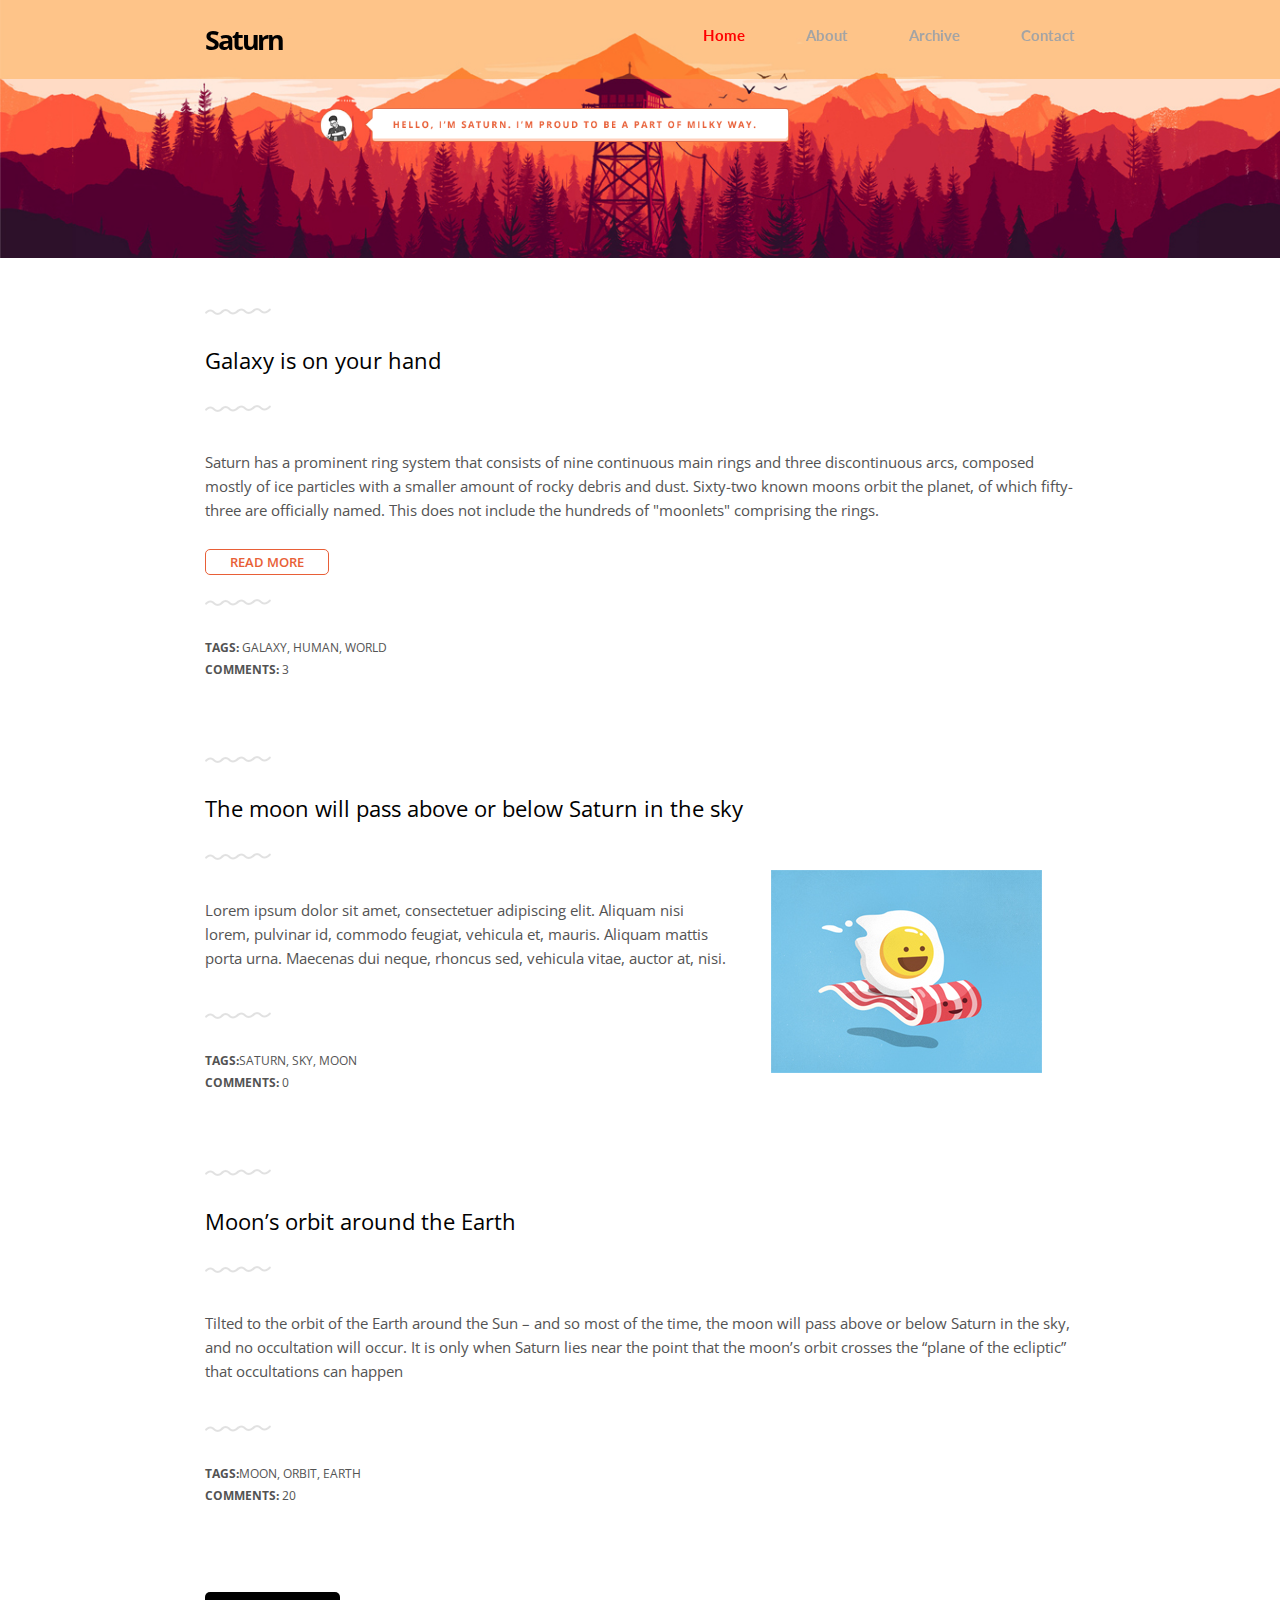
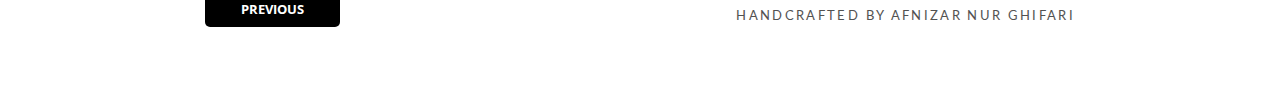
<file: index.html>
<!DOCTYPE html>
<html lang="en">
<head>
	<meta charset="UTF-8">
	<meta name="viewport" content="width=device-width, initial-scale=1.0">
	<link rel="stylesheet" type="text/css" href="css/style.css">
	<link rel="preconnect" href="https://fonts.gstatic.com">
	<link href="https://fonts.googleapis.com/css2?family=Lato:wght@400;700&family=Open+Sans:wght@400;700&display=swap" rel="stylesheet">
	<title>Education</title>
</head>
<body>
	<header>
		<div class="container">
			<div class="header__nav">
				<div class="header__logo">
					Saturn
				</div>	
				<ul class="header__menu">
					<li class="header__menu-list ">
						<a class="header__link active" href="error.html">Home</a>
					</li>
                    <li class="header__menu-list ">
						<a class="header__link" href="error.html">About</a>
					</li>
					<li class="header__menu-list ">
						<a class="header__link" href="error.html">Archive</a>
					</li>
					<li class="header__menu-list ">
						<a class="header__link" href="error.html">Contact</a>
					</li>

				</ul>

				<div class="header__mobile-menu">
					<input type="checkbox" name="toggle" id="menu" class="toggleMenu">
					<label for="menu" class="toggleMenu">
						<img src="images/rtyuikol.png" class="header__mobile-img">
					</label>
					<ul class="header__mobile-list">
						<li class="header__menu-mob ">
							<a class="header__link-mob active" href="error.html">Home</a>
						</li>
                    	<li class="header__menu-mob ">
							<a class="header__link-mob" href="error.html">About</a>
						</li>
						<li class="header__menu-mob ">
							<a class="header__link-mob" href="error.html">Archive</a>
						</li>
						<li class="header__menu-mob ">
							<a class="header__link-mob" href="error.html">Contact</a>
						</li>
					
					</ul>
				</div>
			</div>
		</div>
	</header>

	<section class="section__picture">
		<div class="picture">
			<div class="picture__background">
				<img class="picture__image" src="images/head-bg.jpg">
			</div>
			<div class="picture__greeting">
				<img class="picture__img" src="images/Item.png">
			</div>
		</div>
		
	</section>

	<section class="section__info">
		<div class="container">
			<div class="info">
				<div class="info__wave">
					<img class="info__wave-image" src="images/Separator.png">
				</div>
				<div class="info__title">
				Galaxy is on your hand
				</div>
				<div class="info__wave">
					<img class="info__wave-image" src="images/Separator.png">
				</div>
				<div class="info__text">Saturn has a prominent ring system that consists of nine continuous main rings and three discontinuous arcs, composed mostly of ice particles with a smaller amount of rocky debris and dust. Sixty-two known moons orbit the planet, of which fifty-three are officially named. This does not include the hundreds of "moonlets" comprising the rings.
				</div>
				<div class="info__button">				
						<a class="info__link" href="error.html">
							<button class="info__btn">READ MORE</button>
						</a>
					</div>
				<div class="info__wave">
					<img class="info__wave-image" src="images/Separator.png">
				</div>
				<div class="info__bottom">
					<div class="info__footer">
						<span class="info__bold">TAGS:</span> GALAXY, HUMAN, WORLD
					</div>
					<div class="info__footer">
						<span class="info__bold">COMMENTS:</span> 3
					</div>
				</div>
			</div>
		</div>
		
	</section>

	<section class="section__info">
		<div class="container">
			<div class="info">
				<div class="info__wave">
					<img class="info__wave-image" src="images/Separator.png">
				</div>
				<div class="info__title">
				The moon will pass above or below Saturn in the sky
				</div>
				<div class="info__wave">
					<img class="info__wave-image" src="images/Separator.png">
				</div>
				<div class="info__item">
					<div class="info__item-text">
						<div class="info__text">Lorem ipsum dolor sit amet, consectetuer adipiscing elit. Aliquam nisi lorem, pulvinar id, commodo feugiat, vehicula et, mauris. Aliquam mattis porta urna. Maecenas dui neque, rhoncus sed, vehicula vitae, auctor at, nisi.
						</div>
						<div class="info__wave info__wave--second ">
							<img class="info__wave-image " src="images/Separator.png">
						</div>
						<div class="info__bottom">
							<div class="info__footer">
								<span class="info__bold">TAGS:</span>SATURN, SKY, MOON
							</div>
							<div class="info__footer">
								<span class="info__bold">COMMENTS:</span> 0
							</div>
						</div>
					</div>	

					<div class="info__item-image">
						<img class="info__item-img" src="images/post-img.jpg">
					</div>
					
				</div>
			</div>
		</div>
		
	</section>

	<section class="section__info">
		<div class="container">
			<div class="info">
				<div class="info__wave">
					<img class="info__wave-image" src="images/Separator.png">
				</div>
				<div class="info__title">
				Moon’s orbit around the Earth 
				</div>
				<div class="info__wave">
					<img class="info__wave-image" src="images/Separator.png">
				</div>
				<div class="info__text">Tilted to the orbit of the Earth around the Sun – and so most of the time, the moon will pass above or below Saturn in the sky, and no occultation will occur. It is only when Saturn lies near the point that the moon’s orbit crosses the “plane of the ecliptic” that occultations can happen
				</div>
			
				<div class="info__wave info__wave--second">
					<img class="info__wave-image" src="images/Separator.png">
				</div>
				<div class="info__bottom">
					<div class="info__footer">
						<span class="info__bold">TAGS:</span>MOON, ORBIT, EARTH
					</div>
					<div class="info__footer">
						<span class="info__bold">COMMENTS:</span> 20
					</div>
				</div>
			</div>
		</div>
		
	</section>

</body>

<footer>
	<div class="container">		
			<div class="footer__item">
				<div class="footer__item-button">		
						<a class="footer__link" href="error.html">
							<button class="footer__btn">PREVIOUS
							</button>	
						</a>						 
					</button>
				</div>
				<div class="footer__item-text">
					handcrafted by afnizar nur ghifari
				</div>
			</div>
		</div>
</footer>
</html>
</file>
<file: css/style.css>
/*обнуление*/
* {
  padding: 0;
  margin: 0;
  border: 0;
}


*,
*:before,
*:after {
  -webkit-box-sizing: border-box;
  -moz-box-sizing: border-box;
  box-sizing: border-box;
}


:focus,
:active {
  outline: none;
}
a:focus,
a:active {
  outline: none;
}


nav,
footer,
header,
aside {
  display: block;
}


html,
body {
  height: 100%;
  width: 100%;
  font-size: 100%;
  line-height: 1;
  font-size: 14px;
  -ms-text-size-adjust: 100%;
  -moz-text-size-adjust: 100%;
  -webkit-text-size-adjust: 100%;
}


input,
button,
textarea {
  font-family: inherit;
}


input::-ms-clear {
  display: none;
}
button {
  cursor: pointer;
}
button::-moz-focus-inner {
  padding: 0;
  border: 0;
}
a,
a:visited {
  text-decoration: none;
}
a:hover {
  text-decoration: none;
}
ul li {
  list-style: none;
}
img {
  vertical-align: top;
}
h1,
h2,
h3,
h4,
h5,
h6 {
  font-size: inherit;
  font-weight: 400;
}

/*подключение шрифтов*/

@font-face {
  font-family: 'FontAwesome';
  src: url('../fonts/fontawesome-webfont.eot');
  src: local('☺'), url('../fonts/fontawesome-webfont.woff') format('woff'), url('../fonts/fontawesome-webfont.ttf') format('truetype'), url('../fonts/fontawesome-webfont.svg') format('svg');
  font-weight: normal;
  font-style: normal;
}

@font-face {
  font-family: 'Lato Semibold';
  src: url('../fonts/Lato-Semibold.eot');
  src: local('☺'), url('../fonts/Lato-Semibold.woff') format('woff'), url('../fonts/Lato-Semibold.ttf') format('truetype'), url('../fonts/Lato-Semibold.svg') format('svg');
  font-weight: normal;
  font-style: normal;
}

@font-face {
  font-family: 'MyriadPro';
  src: url('../fonts/MyriadPro-Regular.eot');
  src: local('☺'), url('../fonts/MyriadPro-Regular.woff') format('woff'), url('../fonts/MyriadPro-Regular.ttf') format('truetype'), url('../fonts/MyriadPro-Regular.svg') format('svg');
  font-weight: normal;
  font-style: normal;
}


/*body*/

body {
  color: #8c8c8c;
  font-family: "Open Sans",sans-serif;
  font-size: 17px;
}

.container {
  max-width: 900px;
  width: 100%;
  margin: 0 auto;
  padding: 0 15px;
}

/*header*/

header {
  position: fixed;
  z-index: 1;
  background: rgb(252, 143, 0, 0.3);
  width: 100%;
}

.header__nav {
  display: flex;
  justify-content: space-between;
  padding: 3% 0px;



}

.header__menu {
  display: flex;
  justify-content: space-between;
  max-width: 372px;
  width: 100%;

}

.header__mobile-menu {
  display: none;
}

.header__mobile-menu [type="checkbox"]{
  display: none;
}

.header__logo {
  color: #000000;
  font-size: 27px;
  font-weight: 700;
  text-align: left;
  letter-spacing: -2.16px;
}

.header__link {
  color: #a4a4a4;
  font-family: Lato;
  font-size: 15px;
  font-weight: 700;
  line-height: 0.01px;
  transition-duration: 1s;
}

.header__link.active {
  color: #ff0000;
}

.header__link:hover {
  color: #000000;
}

/*picture*/

.section__picture{
  z-index: 0;
}

.picture__background {
  max-width: 100%;
  max-height: 272px;
}

.picture__image {
  width: 100%;
  height: 100%;
}

.picture {
  position: relative;
}

.picture__greeting {
  max-width: 100%;
  position: absolute;
  top: 42%;
  left: 25%;
  transition-duration: 2s;
  transition-timing-function: ease-in-out;
}

.picture__img {
  width: 70%;
}

.picture__greeting:hover {
  transform: scale(1.5);

}

/*info*/

.info {
  padding-top: 50px;
  padding-bottom: 20px;
  position: relative;

}

.info__title {
  color: #000000;
  font-family: "Lato - Semibold".sans-serif;
  font-size: 22px;
  line-height: normal;
  text-align: justify-all;
  margin-top: 20px;
  margin-bottom: 30px;
}

.info__text {
  color: #535353;
  font-size: 15px;
  line-height: 24px;
  text-align: left;
  margin-top: 28px;
}

.info__button {
  margin-top: 27px;
  margin-bottom: 24px;
}

.info__btn {
  width: 124px;
  height: 26px;
  border-radius: 5px;
  border: 1px solid #e85f37;
  color: #e85f37;
  font-weight: 600;
  background-color: #ffffff;
  transition-duration: 0.1s;

  
}

.info__btn:hover {
  background-color: #f0987e;
  color: #ffffff;
  transform: scale(0.9);

}

.info__link {
  color: #e85f37;
  font-size: 13px;
  font-weight: 700;
  line-height: 0.01px;
  text-transform: uppercase;
  letter-spacing: 2.34px;
}

.info__footer {
  color: #535353;
  font-size: 12px;
  text-transform: uppercase;
  text-align: justify-all;
  margin-bottom: 10px;
}

.info__bold {
  font-weight: 700;
}

.info__item{
  display: flex;
  justify-content: space-between;
}

.info__item-text {
  width: 60%;
}

.info__item-image {
  width: 35%;
  }

.info__item-img {
  max-width: 100%;
}

.info__bottom {
  margin-top: 26px;
}

.info__wave--second {
  padding-top: 42px;
  
}

/*footer*/

.footer__item {
  padding: 60px 0px;
  display: flex;
  justify-content: space-between;
}

.footer__btn {
  width: 135px;
  height: 35px;
  border-radius: 5px;
  background-color: #000000;
  color: #ffffff;
  font-family: "Open Sans";
  font-size: 13px;
  font-weight: 700;
  text-transform: uppercase;
  

}

.footer__btn:hover {
  background: #ffffff; 
  color: #000000;
  transform: scale(0.9);
  transition-duration: 0.2s;
  border:5px solid #000000;
  
}

.footer__item-text{
  color: #525252;
  font-family: Lato;
  font-size: 13px;
  text-transform: uppercase;
  letter-spacing: 2.34px;
  padding-top: 2%;
}

/*медиа запросы*/

@media (max-width: 1230px) {
  
}

@media (max-width: 990px) {
  .container {
    max-width: 750px;
  }

  .info {
    padding-bottom: 10px;
}
}

@media (max-width: 770px) {
  .container {
    max-width: 555px;
  }

  /*header*/

  .header__menu {
    width: 50%;
}

/*info*/

  .info__title {
    font-size: 18px;
  }

  .info__item-image {
    padding-top: 5%;
  }

  .info__text {
    font-size: 12px;
    line-height: 20px;
    margin-top: 20px;
}
  .info__bottom {
    margin-top: 20px;
 }

 .info__footer {
    font-size: 10px;
  }

  .info {
    padding-top: 30px;
  }

  /*footer*/

  .footer__item-text {
    font-size: 10px;
  }

  

}

@media (max-width: 575px) {
  .container {
    max-width: none;
  }

  /*header*/

  .header__menu {
    display: none;
  }

  .header__mobile-menu {
    display: block;

  }

  .header__mobile-list {
    display:none;
    position: absolute;
    right: 5%;
    margin-top: 10%;
    background: #820233;
    padding: 10% 10%;
    background-color: rgb(238,67,68,0.8);
  }

  .header__menu-mob {
    padding-bottom: 15px;
  }

  .header__menu-mob:last-child{
    padding-bottom: 0px;
  }

  .header__link-mob{
    color: #000000;
    text-decoration: underline;
    font-size: 30px;
    letter-spacing: 2px;
  }

  .header__link-mob.active{
    color: #f7dd49;
  }

  .header__link-mob:hover {
    color: #ffffff;
  }

  input.toggleMenu:checked ~ .header__mobile-list {
    display: block;
  }

  .header__mobile-img {
    width: 10%;
    position: absolute;
    right: 5%;
    top: 10%;
}

  .header__logo {
    font-size: 20px;
  }

  .header__link {
    font-size: 12px;
  }

  .header__menu {
    width: 60%;
}
  
/*picture*/
  
.picture__image {
  object-fit: cover;
}
  
.picture__background {
  height: 200px;
  }
  
.picture__img {
  width: 100%;
}
  
.picture__greeting {
    max-width: 90%;
    left: 5%;

/*info*/

  .info__title {
    font-size: 16px;
    margin-top: 10px;
    margin-bottom: 20px;
}

  .info__footer {
    font-size: 8px;
}

  .info__btn{
    max-width: 40%;
  }

/*footer*/

  .footer__item-text {
    width: 48%;
    font-size: 8px;
    line-height: normal;
  }

  .footer__item-button {
    width: 48%;
  }

  .footer__btn{
    max-width: 80%;
  }
}
</file>
